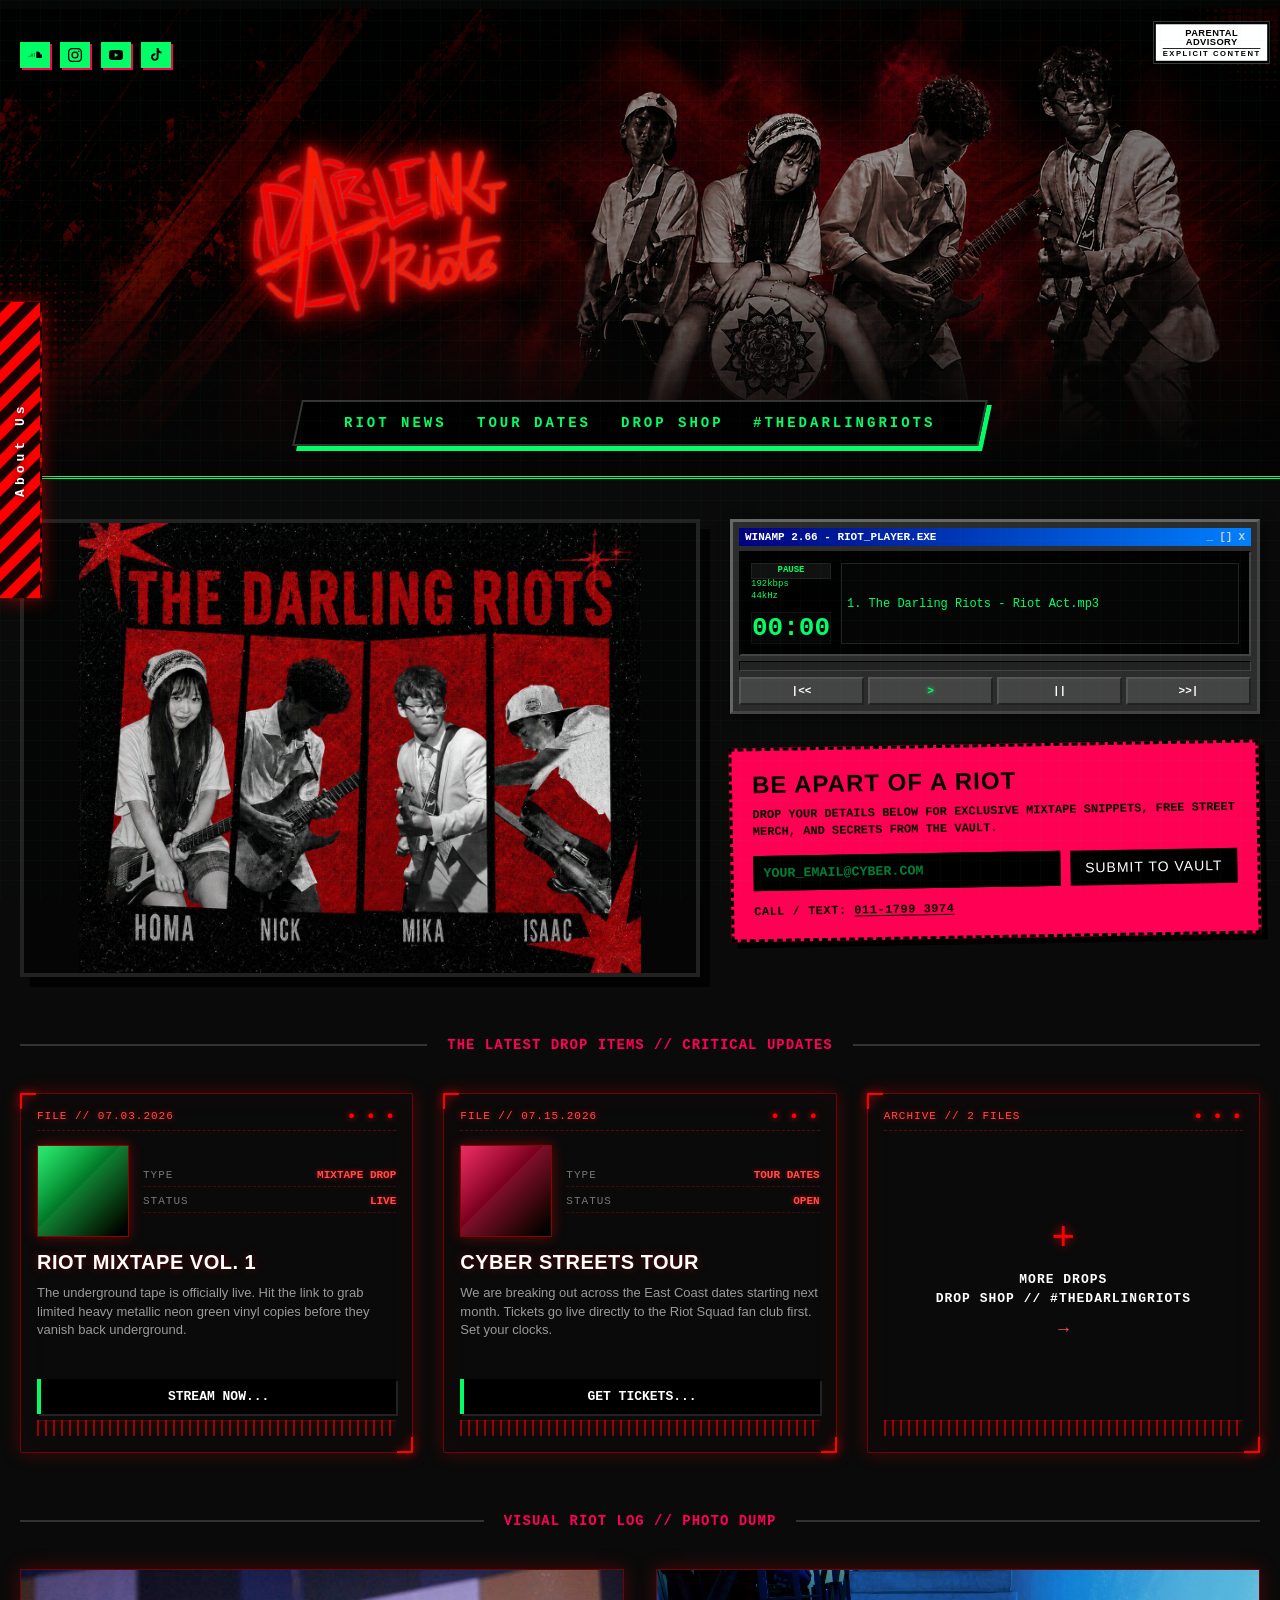
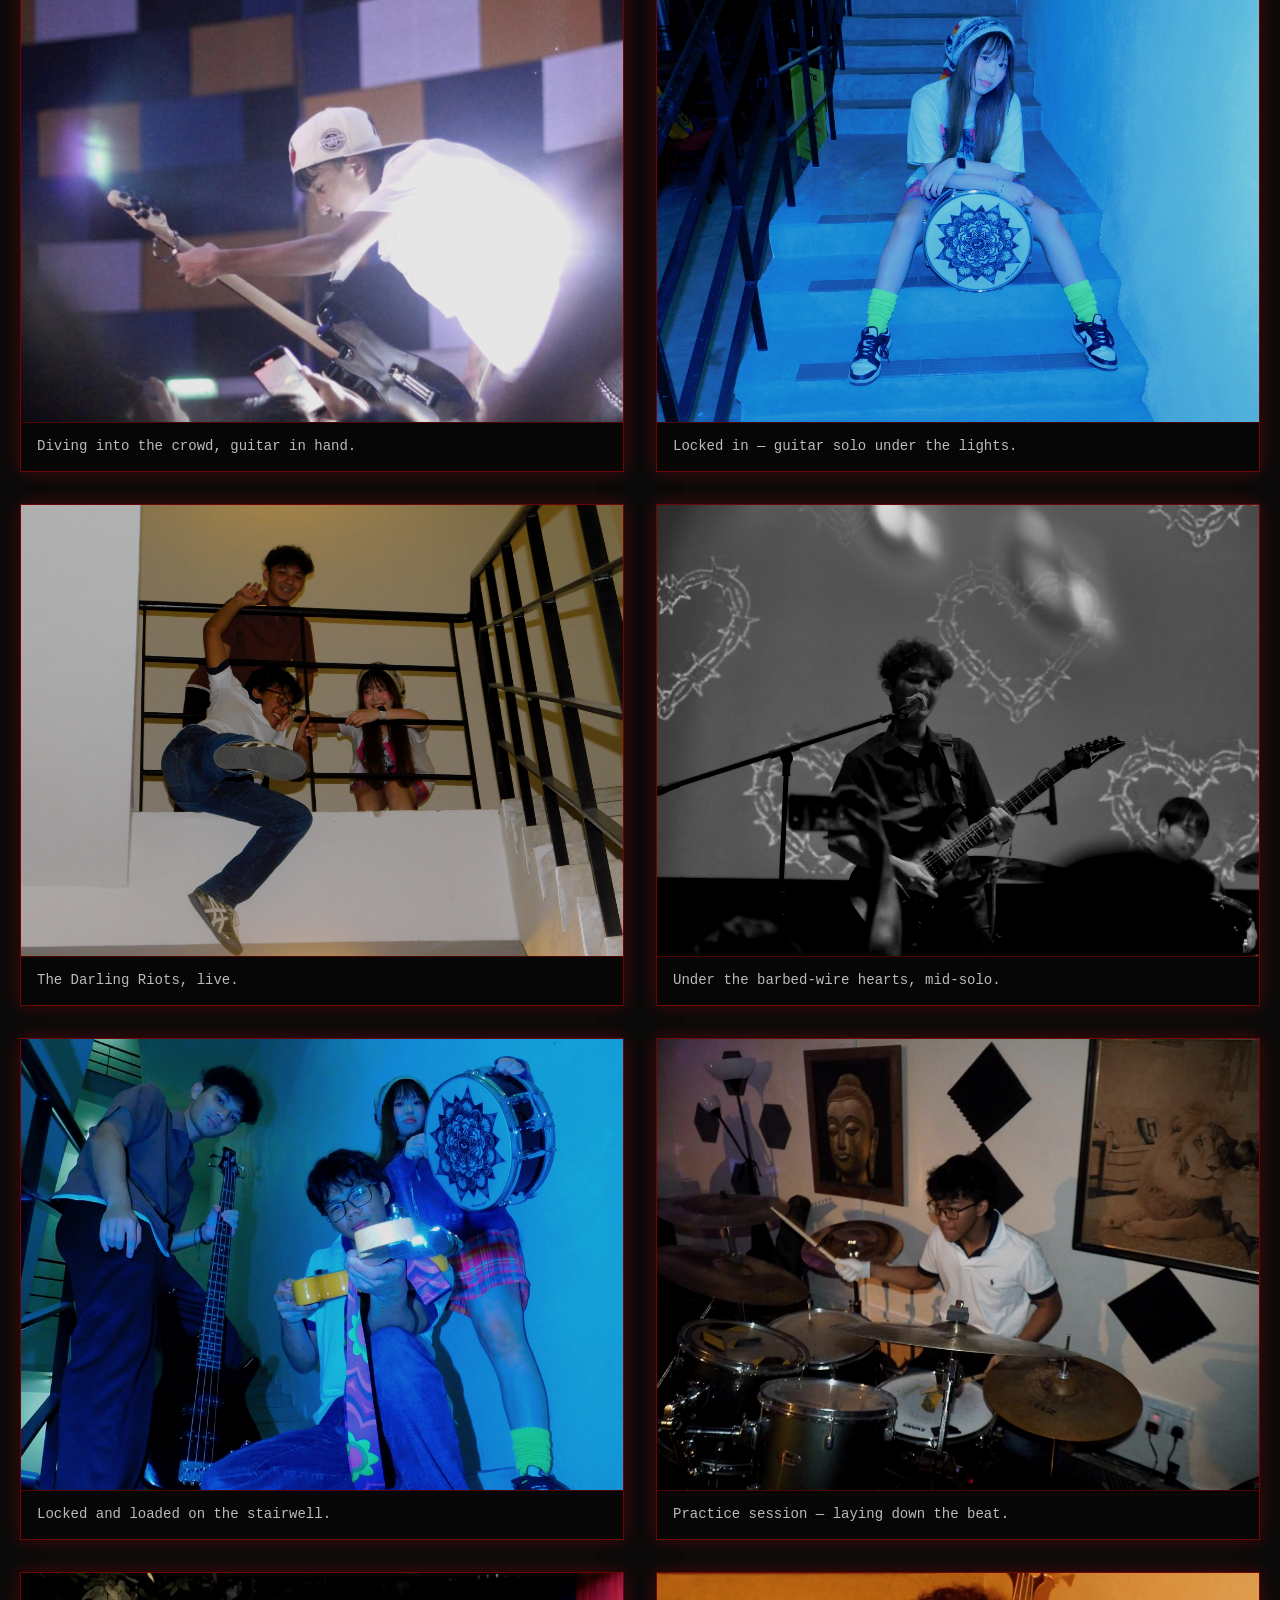
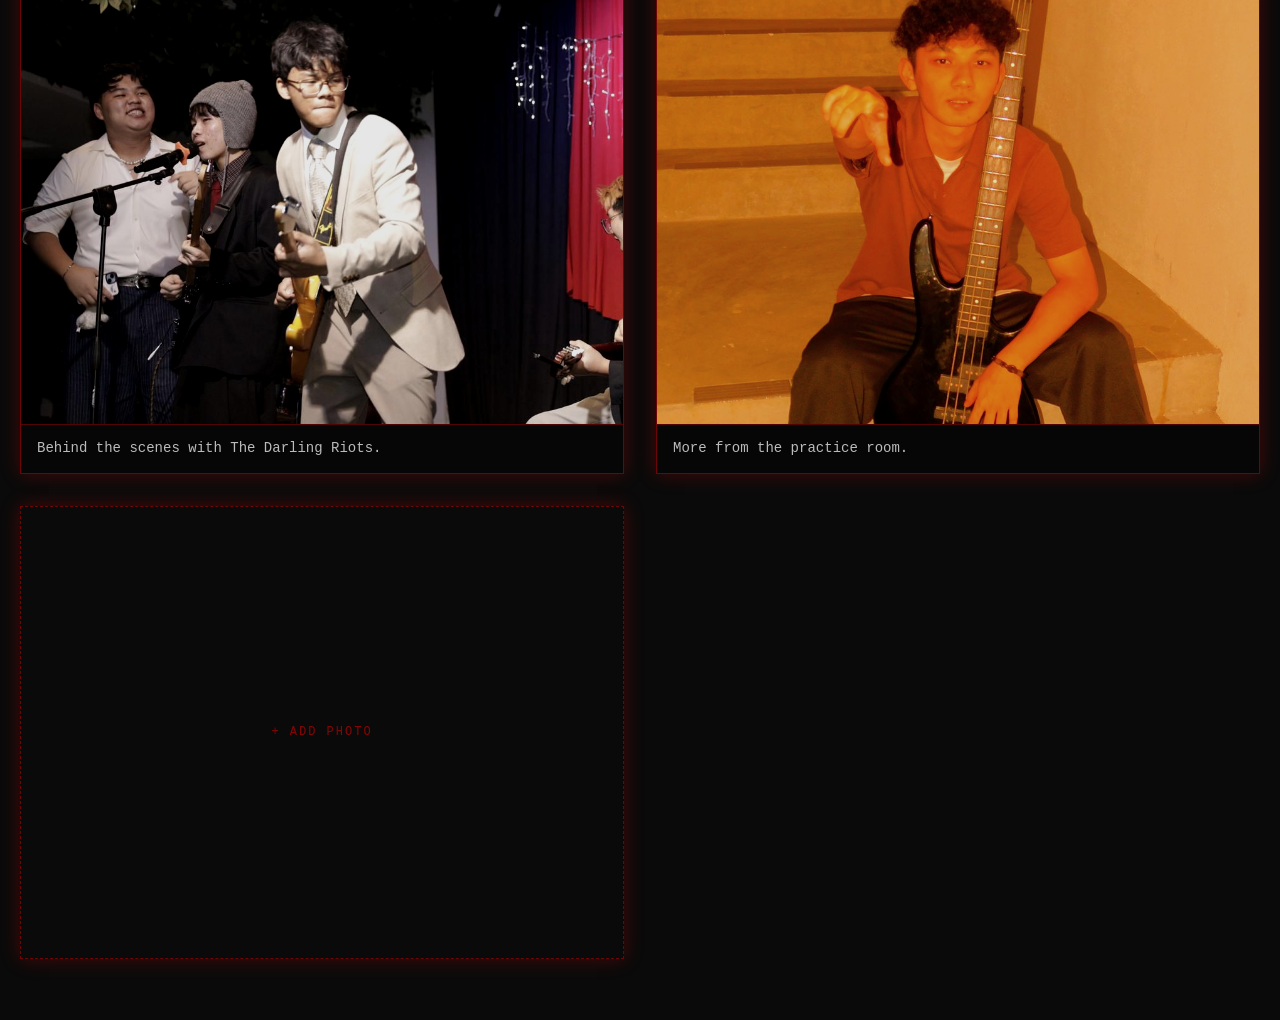
<file: index.html>
<!DOCTYPE html>
<html lang="en">
<head>
  <meta charset="UTF-8">
  <meta name="viewport" content="width=device-width, initial-scale=1.0">
  <title>The Darling Riots | Official Site</title>
  <link rel="stylesheet" href="style.css">
  <script src="script.js" defer></script>

</head>
<body>

  <!-- LOADING OVERLAY (shown whenever the page or an action is loading) -->
  <div class="loading-overlay" id="loadingOverlay">
    <img src="pictures/dogdrum.png" alt="Loading..." class="loading-spinner">
  </div>

  <!-- BACKGROUND GRID TEXTURE OVERLAY -->
  <div class="grid-overlay"></div>

  <!-- BAND INTRO MEMO: old-school ticket stub, pinned to the left edge -->
  <div class="ticket-memo" id="ticketMemo">
    <button type="button" class="ticket-tab" id="ticketTab" aria-expanded="false" aria-controls="ticketPanel">
      <span class="ticket-tab-text">About Us</span>
    </button>

    <div class="ticket-panel" id="ticketPanel">
      <div class="ticket-stub">
        <span class="ticket-stub-label">ADMIT<br>ONE</span>
        <span class="ticket-stub-no">NO. 000001</span>
      </div>
      <div class="ticket-perforation"></div>
      <div class="ticket-body">
        <button type="button" class="ticket-close" id="ticketClose" aria-label="Close">&times;</button>
        <span class="ticket-eyebrow">BACKSTAGE PASS // ORIGIN STORY</span>
        <h2 class="ticket-title">THE DARLING RIOTS</h2>
        <p class="ticket-intro-text">
          [ Add your band introduction here — who you are, where you're from, your sound, and the story
          behind the riot. This panel is ready whenever you want to drop it in. ]
        </p>
        <div class="ticket-meta-row">
          <span>GATE A1</span>
          <span>GA ENTRY</span>
          <span>VALID ALL DATES</span>
        </div>
        <div class="ticket-barcode"></div>
      </div>
    </div>
  </div>

  <!-- HEADER (Inspired by Layout in Screenshot 2026-05-30 205433.png) -->
  <header class="y2k-header">
    <div class="top-utility-bar">
      <div class="social-cluster">
        <a href="https://on.soundcloud.com/zNSpr5224gGfSf9cgE" target="_blank" rel="noopener noreferrer" class="pixel-social-btn" title="SoundCloud" aria-label="SoundCloud">
          <svg viewBox="0 0 640 512" aria-hidden="true"><path d="M111.4 256.3c-3.5 0-6.1 2.7-6.6 6.1c-3.3 26-8.4 50.7-13.4 74.9l-.2 1.3c.5 3.9 3.1 6.7 6.6 6.7s6.1-2.7 6.7-6.7l.1-.6c5.2-24.9 10.4-49.9 13.7-76.5c-.6-3.4-3.1-5.2-6.9-5.2zM63.8 285.3c-3.4 0-6.4 2.7-6.7 6.4c-2.5 18-6.4 35.6-9.9 53.2l-.5 2.6c.3 3.9 3.1 6.4 6.4 6.4c3.4 0 6.1-2.5 6.7-6.4l.1-.4c3.9-19 7.7-38 10.1-57.6c-.4-2.5-2.9-3.8-6.2-3.8zM160.5 202.8c-4.4 0-7.9 3.4-8.4 7.9c-4.2 39.5-11.4 78.4-16.4 117.9c.5 5.2 4.1 8.9 8.9 8.9s8.1-3.4 8.4-8.9c5.4-40.9 12.9-81.9 16.6-123.1c-.2-1.5-.4-3-.6-4.4c-1-4.1-3.9-8.3-8.5-8.3zM227 176.8c-.2 0-.5 0-.7 0c-5.2 0-9.6 4.4-9.9 9.4c-4.2 41.5-9.6 82.4-14.4 123.8c-.2 1.2-.2 2.5-.2 3.7c0 5.7 4.5 9.9 9.9 9.9c5.2 0 9.4-3.9 9.9-9.4c5.2-42.4 10.7-84.9 14.9-127.3c0-.5-.2-1-.2-1.7c-.2-4.9-4.4-8.9-9.3-9.4zM31.9 300.1c-3.5 0-6.6 2.7-6.9 6.4l-3.9 40.3c.2 3.9 3.1 6.4 6.6 6.4c3.5 0 6.4-2.9 6.9-6.4l3.7-40.3c-.5-3.7-3.4-6.4-6.4-6.4zM587 224.9c-6.4 0-12.4 1.2-18 3.2C562.9 154.6 505.6 100 435.9 100c-17.3 0-34.1 3.5-49 9.4c-6.1 2.5-7.6 4.9-7.6 9.6l0 268.7c0 4.9 3.9 8.9 8.7 9.4l199 0c39.5 0 71.9-32.1 71.9-71.9C658.8 257.1 626.6 224.9 587 224.9zM294.4 176.3c-6.2 0-11.4 4.9-11.9 11.2c-4.5 43.9-10.2 87.7-13.9 131.6c0 .5-.2 1.2-.2 1.7c0 6.4 5.2 11.2 11.4 11.2c6.2 0 11.2-4.7 11.7-11.2c4-44.2 10-88.1 14.2-132.3c-.2-6.5-5.1-12.2-11.3-12.2z"/></svg>
        </a>
        <a href="https://www.instagram.com/thedarlingriots?utm_source=ig_web_button_share_sheet&igsh=ZDNlZDc0MzIxNw==" target="_blank" rel="noopener noreferrer" class="pixel-social-btn" title="Instagram" aria-label="Instagram">
          <svg viewBox="0 0 24 24" aria-hidden="true"><path d="M12 2.163c3.204 0 3.584.012 4.85.07 3.252.148 4.771 1.691 4.919 4.919.058 1.265.069 1.645.069 4.849 0 3.205-.012 3.584-.069 4.849-.149 3.225-1.664 4.771-4.919 4.919-1.266.058-1.644.07-4.85.07-3.204 0-3.584-.012-4.849-.07-3.26-.149-4.771-1.699-4.919-4.92-.058-1.265-.07-1.644-.07-4.849 0-3.204.013-3.583.07-4.849.149-3.227 1.664-4.771 4.919-4.919 1.266-.057 1.645-.069 4.849-.069zM12 0C8.741 0 8.332.014 7.052.072 2.694.272.273 2.69.073 7.052.014 8.332 0 8.741 0 12c0 3.259.014 3.668.072 4.948.2 4.358 2.618 6.78 6.98 6.98C8.332 23.986 8.741 24 12 24c3.259 0 3.668-.014 4.948-.072 4.354-.2 6.782-2.618 6.979-6.98.059-1.28.073-1.689.073-4.948 0-3.259-.014-3.667-.072-4.947-.196-4.354-2.617-6.78-6.979-6.98C15.668.014 15.259 0 12 0zm0 5.838a6.162 6.162 0 1 0 0 12.324 6.162 6.162 0 0 0 0-12.324zM12 16a4 4 0 1 1 0-8 4 4 0 0 1 0 8zm6.406-11.845a1.44 1.44 0 1 0 0 2.88 1.44 1.44 0 0 0 0-2.88z"/></svg>
        </a>
        <a href="https://www.youtube.com/@darlingriots" target="_blank" rel="noopener noreferrer" class="pixel-social-btn" title="YouTube" aria-label="YouTube">
          <svg viewBox="0 0 24 24" aria-hidden="true"><path d="M23.498 6.186a2.997 2.997 0 0 0-2.112-2.12C19.505 3.545 12 3.545 12 3.545s-7.505 0-9.386.521A2.997 2.997 0 0 0 .502 6.186 31.26 31.26 0 0 0 0 12a31.26 31.26 0 0 0 .502 5.814 2.997 2.997 0 0 0 2.112 2.12c1.881.521 9.386.521 9.386.521s7.505 0 9.386-.521a2.997 2.997 0 0 0 2.112-2.12A31.26 31.26 0 0 0 24 12a31.26 31.26 0 0 0-.502-5.814zM9.75 15.568V8.432L15.818 12z"/></svg>
        </a>
        <a href="https://www.tiktok.com/@thedarlingriots?lang=en-GB" target="_blank" rel="noopener noreferrer" class="pixel-social-btn" title="TikTok" aria-label="TikTok">
          <svg viewBox="0 0 24 24" aria-hidden="true"><path d="M16.6 0h-3.4v15.5c0 1.7-1.4 3.2-3.2 3.2-1.7 0-3.2-1.4-3.2-3.2 0-1.7 1.4-3.2 3.2-3.2.3 0 .6 0 .9.1V8.9c-.3 0-.6-.1-.9-.1-3.6 0-6.5 2.9-6.5 6.5S6.5 21.8 10 21.8s6.5-2.9 6.5-6.5V7.9c1.4 1 3.1 1.6 4.9 1.6V6.1c-2.6 0-4.8-2.1-4.8-4.8V0z"/></svg>
        </a>
      </div>
      <div class="parental-advisory-badge">
        PARENTAL<br>ADVISORY<br><span class="explicit">EXPLICIT CONTENT</span>
      </div>
    </div>
    
    <img src="logo.png" alt="The Darling Riots" class="band-logo" id="bandLogo">
    
    <nav class="cyber-nav-container">
      <div class="cyber-nav-skew">
        <a href="#news" class="nav-link">RIOT NEWS</a>
        <a href="#tour" class="nav-link">TOUR DATES</a>
        <a href="drops.html#shop" class="nav-link">DROP SHOP</a>
        <a href="drops.html#vault" class="nav-link">#THEDARLINGRIOTS</a>
      </div>
    </nav>
  </header>

  <!-- HERO EXPLOSIVE SPLASH & FAN ZONE -->
  <section class="hero-section">
    <div class="hero-media-frame">
      <img src="pictures/members01.jpeg" alt="The Darling Riots — Raimie, Nick, Mika, Isaac" class="hero-poster">
    </div>

    <div class="hero-fan-widgets">
      <!-- WINAMP STYLE AUDIO PLAYER -->
      <div class="winamp-player" id="winampPlayer">
        <div class="winamp-title-bar">
          <span class="winamp-title-text">WINAMP 2.66 - RIOT_PLAYER.EXE</span>
          <div class="winamp-window-controls"><span>_</span><span>[]</span><span>X</span></div>
        </div>
        <div class="winamp-display">
          <div class="winamp-status-indicators">
            <div class="status-indicator" id="playStatus">PAUSE</div>
            <div class="status-kbps">192kbps</div>
            <div class="status-khz">44kHz</div>
          </div>
          <div class="winamp-timer" id="audioTimer">00:00</div>
          <div class="winamp-track-info">
            <div class="track-ticker-wrap">
              <div class="track-ticker" id="trackTitle">1. The Darling Riots - Riot Act.mp3</div>
            </div>
          </div>
        </div>
        <div class="winamp-progress-container" id="progressContainer">
          <div class="winamp-progress-bar" id="progressBar"></div>
        </div>
        <div class="winamp-controls">
          <button class="winamp-btn" id="prevBtn">|&lt;&lt;</button>
          <button class="winamp-btn active-green" id="playBtn">&gt;</button>
          <button class="winamp-btn" id="pauseBtn">||</button>
          <button class="winamp-btn" id="nextBtn">&gt;&gt;|</button>
        </div>
      </div>

      <!-- SQUAD FLYER NEWSLETTER SIGNUP -->
      <div class="street-flyer-signup">
        <h2 class="flyer-title">BE APART OF A RIOT</h2>
        <p class="flyer-text">DROP YOUR DETAILS BELOW FOR EXCLUSIVE MIXTAPE SNIPPETS, FREE STREET MERCH, AND SECRETS FROM THE VAULT.</p>
        <form class="flyer-form" id="flyerForm">
          <input type="email" placeholder="YOUR_EMAIL@CYBER.COM" required class="flyer-input">
          <button type="submit" class="flyer-submit-btn">SUBMIT TO VAULT</button>
        </form>
        <p class="flyer-contact">CALL / TEXT: <a href="tel:01117993974" class="flyer-contact-link">011-1799 3974</a></p>
      </div>
    </div>
  </section>

  <!-- NEWS & FAN ACTION ITEMS (4-Column Layout from Screenshot 2026-05-30 205459.png) -->
  <main class="news-section" id="news">
    <div class="section-divider">
      <span class="divider-line"></span>
      <h2 class="section-header-tag">THE LATEST DROP ITEMS // CRITICAL UPDATES</h2>
      <span class="divider-line"></span>
    </div>

    <div class="news-grid">
      <!-- ARTICLE 1: MIXTAPE DROP -->
      <article class="jewel-case">
        <div class="dossier-header">
          <span class="dossier-tag">FILE // 07.03.2026</span>
          <span class="dossier-dots">&#9679; &#9679; &#9679;</span>
        </div>
        <div class="case-front">
          <div class="dossier-main">
            <div class="album-art-wrapper">
              <div class="art-placeholder mixtapedrop-art"></div>
              <div class="plastic-shine"></div>
            </div>
            <div class="dossier-meta">
              <div class="meta-row"><span class="meta-label">TYPE</span><span class="meta-value">MIXTAPE DROP</span></div>
              <div class="meta-row"><span class="meta-label">STATUS</span><span class="meta-value">LIVE</span></div>
            </div>
          </div>
          <div class="case-insert-text">
            <h3>RIOT MIXTAPE VOL. 1</h3>
            <p>The underground tape is officially live. Hit the link to grab limited heavy metallic neon green vinyl copies before they vanish back underground.</p>
            <a href="#" class="tape-strip-btn">STREAM NOW...</a>
          </div>
          <div class="dossier-scanline"></div>
        </div>
      </article>

      <!-- ARTICLE 2: TOUR DATES -->
      <article class="jewel-case" id="tour">
        <div class="dossier-header">
          <span class="dossier-tag">FILE // 07.15.2026</span>
          <span class="dossier-dots">&#9679; &#9679; &#9679;</span>
        </div>
        <div class="case-front">
          <div class="dossier-main">
            <div class="album-art-wrapper">
              <div class="art-placeholder tour-art"></div>
              <div class="plastic-shine"></div>
            </div>
            <div class="dossier-meta">
              <div class="meta-row"><span class="meta-label">TYPE</span><span class="meta-value">TOUR DATES</span></div>
              <div class="meta-row"><span class="meta-label">STATUS</span><span class="meta-value">OPEN</span></div>
            </div>
          </div>
          <div class="case-insert-text">
            <h3>CYBER STREETS TOUR</h3>
            <p>We are breaking out across the East Coast dates starting next month. Tickets go live directly to the Riot Squad fan club first. Set your clocks.</p>
            <a href="#" class="tape-strip-btn">GET TICKETS...</a>
          </div>
          <div class="dossier-scanline"></div>
        </div>
      </article>

      <!-- MORE DROPS: links out to the second page -->
      <article class="jewel-case more-tile">
        <div class="dossier-header">
          <span class="dossier-tag">ARCHIVE // 2 FILES</span>
          <span class="dossier-dots">&#9679; &#9679; &#9679;</span>
        </div>
        <a href="drops.html" class="more-tile-link">
          <span class="more-tile-plus">+</span>
          <span class="more-tile-text">MORE DROPS<br>DROP SHOP // #THEDARLINGRIOTS</span>
          <span class="more-tile-arrow">&rarr;</span>
        </a>
        <div class="dossier-scanline"></div>
      </article>
    </div>
  </main>

  <!-- VISUAL RIOT LOG / PHOTO GALLERY -->
  <section class="gallery-section" id="gallery">
    <div class="section-divider">
      <span class="divider-line"></span>
      <h2 class="section-header-tag">VISUAL RIOT LOG // PHOTO DUMP</h2>
      <span class="divider-line"></span>
    </div>

    <div class="photo-gallery" id="photoGallery"></div>
  </section>

  <script src="gallery-data.js"></script>
</body>
</html>
</file>
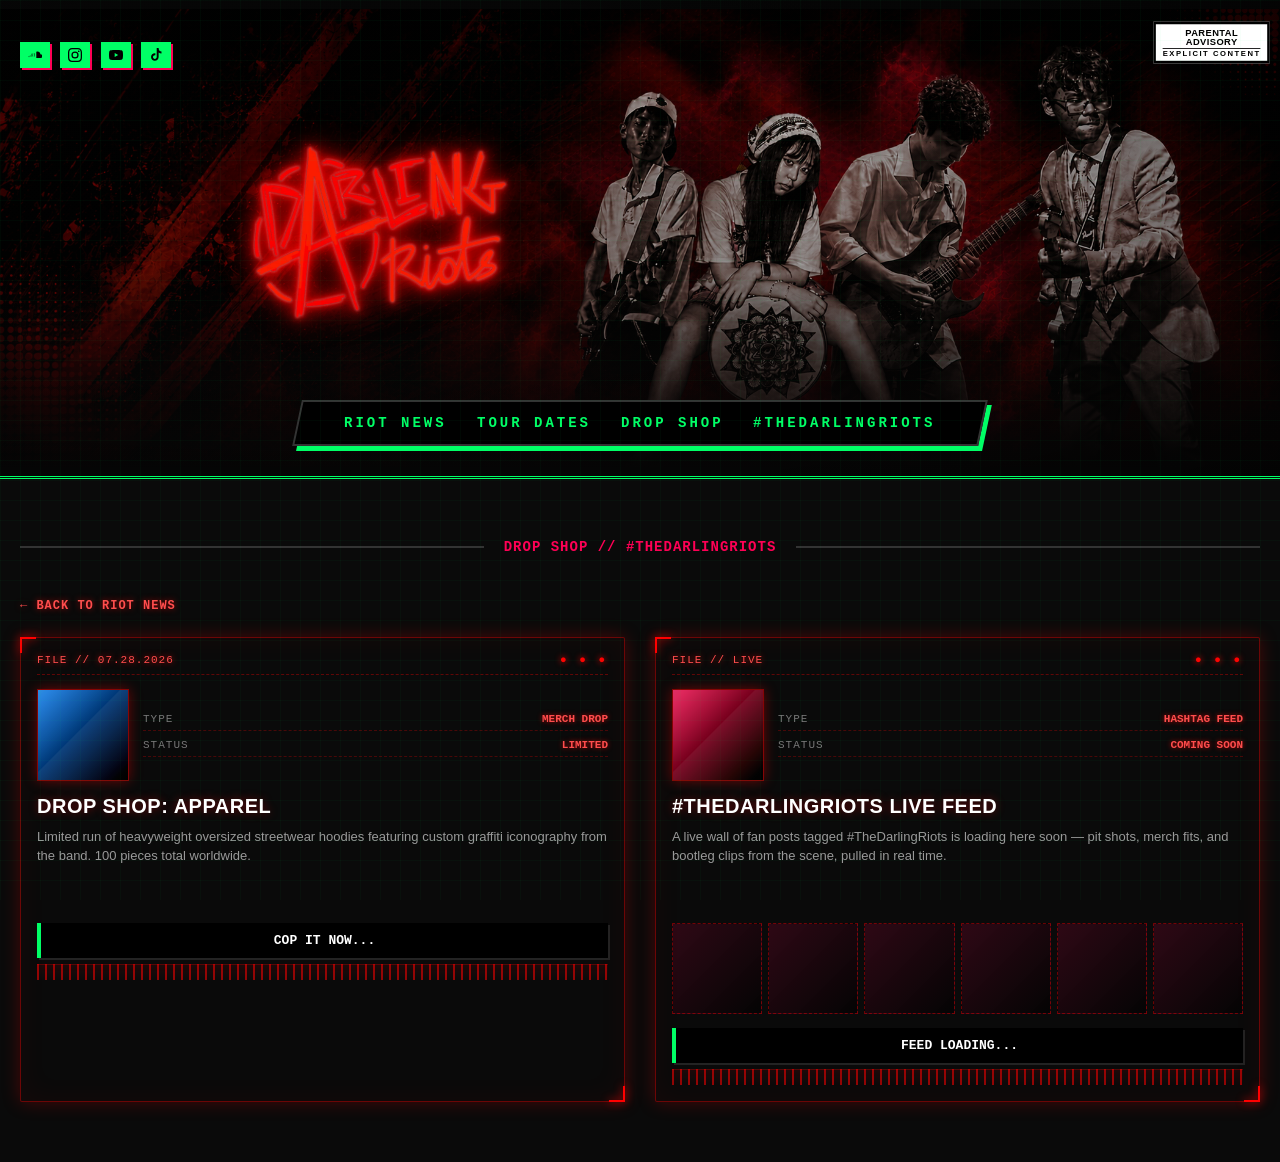
<file: drops.html>
<!DOCTYPE html>
<html lang="en">
<head>
  <meta charset="UTF-8">
  <meta name="viewport" content="width=device-width, initial-scale=1.0">
  <title>Drop Shop &amp; The Vault | The Darling Riots</title>
  <link rel="stylesheet" href="style.css">
</head>
<body>

  <!-- LOADING OVERLAY (shown whenever the page or an action is loading) -->
  <div class="loading-overlay" id="loadingOverlay">
    <img src="pictures/dogdrum.png" alt="Loading..." class="loading-spinner">
  </div>

  <!-- BACKGROUND GRID TEXTURE OVERLAY -->
  <div class="grid-overlay"></div>

  <!-- HEADER (Inspired by Layout in Screenshot 2026-05-30 205433.png) -->
  <header class="y2k-header">
    <div class="top-utility-bar">
      <div class="social-cluster">
        <a href="https://on.soundcloud.com/zNSpr5224gGfSf9cgE" target="_blank" rel="noopener noreferrer" class="pixel-social-btn" title="SoundCloud" aria-label="SoundCloud">
          <svg viewBox="0 0 640 512" aria-hidden="true"><path d="M111.4 256.3c-3.5 0-6.1 2.7-6.6 6.1c-3.3 26-8.4 50.7-13.4 74.9l-.2 1.3c.5 3.9 3.1 6.7 6.6 6.7s6.1-2.7 6.7-6.7l.1-.6c5.2-24.9 10.4-49.9 13.7-76.5c-.6-3.4-3.1-5.2-6.9-5.2zM63.8 285.3c-3.4 0-6.4 2.7-6.7 6.4c-2.5 18-6.4 35.6-9.9 53.2l-.5 2.6c.3 3.9 3.1 6.4 6.4 6.4c3.4 0 6.1-2.5 6.7-6.4l.1-.4c3.9-19 7.7-38 10.1-57.6c-.4-2.5-2.9-3.8-6.2-3.8zM160.5 202.8c-4.4 0-7.9 3.4-8.4 7.9c-4.2 39.5-11.4 78.4-16.4 117.9c.5 5.2 4.1 8.9 8.9 8.9s8.1-3.4 8.4-8.9c5.4-40.9 12.9-81.9 16.6-123.1c-.2-1.5-.4-3-.6-4.4c-1-4.1-3.9-8.3-8.5-8.3zM227 176.8c-.2 0-.5 0-.7 0c-5.2 0-9.6 4.4-9.9 9.4c-4.2 41.5-9.6 82.4-14.4 123.8c-.2 1.2-.2 2.5-.2 3.7c0 5.7 4.5 9.9 9.9 9.9c5.2 0 9.4-3.9 9.9-9.4c5.2-42.4 10.7-84.9 14.9-127.3c0-.5-.2-1-.2-1.7c-.2-4.9-4.4-8.9-9.3-9.4zM31.9 300.1c-3.5 0-6.6 2.7-6.9 6.4l-3.9 40.3c.2 3.9 3.1 6.4 6.6 6.4c3.5 0 6.4-2.9 6.9-6.4l3.7-40.3c-.5-3.7-3.4-6.4-6.4-6.4zM587 224.9c-6.4 0-12.4 1.2-18 3.2C562.9 154.6 505.6 100 435.9 100c-17.3 0-34.1 3.5-49 9.4c-6.1 2.5-7.6 4.9-7.6 9.6l0 268.7c0 4.9 3.9 8.9 8.7 9.4l199 0c39.5 0 71.9-32.1 71.9-71.9C658.8 257.1 626.6 224.9 587 224.9zM294.4 176.3c-6.2 0-11.4 4.9-11.9 11.2c-4.5 43.9-10.2 87.7-13.9 131.6c0 .5-.2 1.2-.2 1.7c0 6.4 5.2 11.2 11.4 11.2c6.2 0 11.2-4.7 11.7-11.2c4-44.2 10-88.1 14.2-132.3c-.2-6.5-5.1-12.2-11.3-12.2z"/></svg>
        </a>
        <a href="https://www.instagram.com/thedarlingriots?utm_source=ig_web_button_share_sheet&igsh=ZDNlZDc0MzIxNw==" target="_blank" rel="noopener noreferrer" class="pixel-social-btn" title="Instagram" aria-label="Instagram">
          <svg viewBox="0 0 24 24" aria-hidden="true"><path d="M12 2.163c3.204 0 3.584.012 4.85.07 3.252.148 4.771 1.691 4.919 4.919.058 1.265.069 1.645.069 4.849 0 3.205-.012 3.584-.069 4.849-.149 3.225-1.664 4.771-4.919 4.919-1.266.058-1.644.07-4.85.07-3.204 0-3.584-.012-4.849-.07-3.26-.149-4.771-1.699-4.919-4.92-.058-1.265-.07-1.644-.07-4.849 0-3.204.013-3.583.07-4.849.149-3.227 1.664-4.771 4.919-4.919 1.266-.057 1.645-.069 4.849-.069zM12 0C8.741 0 8.332.014 7.052.072 2.694.272.273 2.69.073 7.052.014 8.332 0 8.741 0 12c0 3.259.014 3.668.072 4.948.2 4.358 2.618 6.78 6.98 6.98C8.332 23.986 8.741 24 12 24c3.259 0 3.668-.014 4.948-.072 4.354-.2 6.782-2.618 6.979-6.98.059-1.28.073-1.689.073-4.948 0-3.259-.014-3.667-.072-4.947-.196-4.354-2.617-6.78-6.979-6.98C15.668.014 15.259 0 12 0zm0 5.838a6.162 6.162 0 1 0 0 12.324 6.162 6.162 0 0 0 0-12.324zM12 16a4 4 0 1 1 0-8 4 4 0 0 1 0 8zm6.406-11.845a1.44 1.44 0 1 0 0 2.88 1.44 1.44 0 0 0 0-2.88z"/></svg>
        </a>
        <a href="https://www.youtube.com/@darlingriots" target="_blank" rel="noopener noreferrer" class="pixel-social-btn" title="YouTube" aria-label="YouTube">
          <svg viewBox="0 0 24 24" aria-hidden="true"><path d="M23.498 6.186a2.997 2.997 0 0 0-2.112-2.12C19.505 3.545 12 3.545 12 3.545s-7.505 0-9.386.521A2.997 2.997 0 0 0 .502 6.186 31.26 31.26 0 0 0 0 12a31.26 31.26 0 0 0 .502 5.814 2.997 2.997 0 0 0 2.112 2.12c1.881.521 9.386.521 9.386.521s7.505 0 9.386-.521a2.997 2.997 0 0 0 2.112-2.12A31.26 31.26 0 0 0 24 12a31.26 31.26 0 0 0-.502-5.814zM9.75 15.568V8.432L15.818 12z"/></svg>
        </a>
        <a href="https://www.tiktok.com/@thedarlingriots?lang=en-GB" target="_blank" rel="noopener noreferrer" class="pixel-social-btn" title="TikTok" aria-label="TikTok">
          <svg viewBox="0 0 24 24" aria-hidden="true"><path d="M16.6 0h-3.4v15.5c0 1.7-1.4 3.2-3.2 3.2-1.7 0-3.2-1.4-3.2-3.2 0-1.7 1.4-3.2 3.2-3.2.3 0 .6 0 .9.1V8.9c-.3 0-.6-.1-.9-.1-3.6 0-6.5 2.9-6.5 6.5S6.5 21.8 10 21.8s6.5-2.9 6.5-6.5V7.9c1.4 1 3.1 1.6 4.9 1.6V6.1c-2.6 0-4.8-2.1-4.8-4.8V0z"/></svg>
        </a>
      </div>
      <div class="parental-advisory-badge">
        PARENTAL<br>ADVISORY<br><span class="explicit">EXPLICIT CONTENT</span>
      </div>
    </div>

    <img src="logo.png" alt="The Darling Riots" class="band-logo" id="bandLogo">

    <nav class="cyber-nav-container">
      <div class="cyber-nav-skew">
        <a href="index.html#news" class="nav-link">RIOT NEWS</a>
        <a href="index.html#tour" class="nav-link">TOUR DATES</a>
        <a href="#shop" class="nav-link">DROP SHOP</a>
        <a href="#vault" class="nav-link">#THEDARLINGRIOTS</a>
      </div>
    </nav>
  </header>

  <!-- DROP SHOP & THE VAULT -->
  <main class="news-section" id="drops">
    <div class="section-divider">
      <span class="divider-line"></span>
      <h2 class="section-header-tag">DROP SHOP // #THEDARLINGRIOTS</h2>
      <span class="divider-line"></span>
    </div>

    <a href="index.html" class="back-to-main-link">&larr; BACK TO RIOT NEWS</a>

    <div class="news-grid">
      <!-- ARTICLE 3: MERCH DROP -->
      <article class="jewel-case" id="shop">
        <div class="dossier-header">
          <span class="dossier-tag">FILE // 07.28.2026</span>
          <span class="dossier-dots">&#9679; &#9679; &#9679;</span>
        </div>
        <div class="case-front">
          <div class="dossier-main">
            <div class="album-art-wrapper">
              <div class="art-placeholder merch-art"></div>
              <div class="plastic-shine"></div>
            </div>
            <div class="dossier-meta">
              <div class="meta-row"><span class="meta-label">TYPE</span><span class="meta-value">MERCH DROP</span></div>
              <div class="meta-row"><span class="meta-label">STATUS</span><span class="meta-value">LIMITED</span></div>
            </div>
          </div>
          <div class="case-insert-text">
            <h3>DROP SHOP: APPAREL</h3>
            <p>Limited run of heavyweight oversized streetwear hoodies featuring custom graffiti iconography from the band. 100 pieces total worldwide.</p>
            <a href="#" class="tape-strip-btn">COP IT NOW...</a>
          </div>
          <div class="dossier-scanline"></div>
        </div>
      </article>

      <!-- ARTICLE 4: LIVE HASHTAG FEED -->
      <article class="jewel-case" id="vault">
        <div class="dossier-header">
          <span class="dossier-tag">FILE // LIVE</span>
          <span class="dossier-dots">&#9679; &#9679; &#9679;</span>
        </div>
        <div class="case-front">
          <div class="dossier-main">
            <div class="album-art-wrapper">
              <div class="art-placeholder vault-art"></div>
              <div class="plastic-shine"></div>
            </div>
            <div class="dossier-meta">
              <div class="meta-row"><span class="meta-label">TYPE</span><span class="meta-value">HASHTAG FEED</span></div>
              <div class="meta-row"><span class="meta-label">STATUS</span><span class="meta-value">COMING SOON</span></div>
            </div>
          </div>
          <div class="case-insert-text">
            <h3>#THEDARLINGRIOTS LIVE FEED</h3>
            <p>A live wall of fan posts tagged #TheDarlingRiots is loading here soon — pit shots, merch fits, and bootleg clips from the scene, pulled in real time.</p>
            <div class="feed-grid">
              <div class="feed-tile"></div>
              <div class="feed-tile"></div>
              <div class="feed-tile"></div>
              <div class="feed-tile"></div>
              <div class="feed-tile"></div>
              <div class="feed-tile"></div>
            </div>
            <a href="#" class="tape-strip-btn">FEED LOADING...</a>
          </div>
          <div class="dossier-scanline"></div>
        </div>
      </article>
    </div>
  </main>

  <script src="script.js"></script>
</body>
</html>
</file>
<file: style.css>
/* --- GLOBAL ESTHETICS & RESET --- */
* {
  margin: 0;
  padding: 0;
  box-sizing: border-box;
}

body {
  background-color: #0a0a0a;
  color: #ffffff;
  font-family: -apple-system, BlinkMacSystemFont, "Segoe UI", Roboto, sans-serif;
  overflow-x: hidden;
  position: relative;
}

/* Photocopied Half-tone / Digital Grid Overlay Frame Layer */
.grid-overlay {
  position: fixed;
  top: 0; left: 0; width: 100%; height: 100%;
  background-image: 
    linear-gradient(rgba(0, 255, 102, 0.03) 1px, transparent 1px),
    linear-gradient(90deg, rgba(0, 255, 102, 0.03) 1px, transparent 1px);
  background-size: 20px 20px;
  pointer-events: none;
  z-index: 999;
}

/* --- BAND INTRO MEMO: OLD-SCHOOL TICKET STUB --- */
.ticket-memo {
  position: fixed;
  top: 50%;
  left: 0;
  transform: translateY(-50%);
  z-index: 1500;
  display: flex;
  align-items: stretch;
}

.ticket-tab {
  flex-shrink: 0;
  width: 42px;
  border: none;
  border-right: 2px dashed rgba(0, 0, 0, 0.4);
  background: repeating-linear-gradient(-45deg, #ff0000 0 10px, #1a0000 10px 20px);
  box-shadow: 0 0 18px rgba(255, 0, 0, 0.5);
  cursor: pointer;
  display: flex;
  align-items: center;
  justify-content: center;
  padding: 20px 0;
}

.ticket-tab-text {
  writing-mode: vertical-rl;
  transform: rotate(180deg);
  font-family: monospace;
  font-weight: bold;
  font-size: 13px;
  letter-spacing: 4px;
  color: #fff;
  text-shadow: 0 0 6px rgba(0, 0, 0, 0.9);
}

.ticket-panel {
  display: flex;
  width: 0;
  overflow: hidden;
  background: #111;
  box-shadow: 0 0 30px rgba(255, 0, 0, 0.4);
  transition: width 0.35s ease;
}

.ticket-panel.open {
  width: 380px;
}

.ticket-stub {
  flex-shrink: 0;
  width: 46px;
  background: repeating-linear-gradient(-45deg, #ff0000 0 10px, #1a0000 10px 20px);
  display: flex;
  flex-direction: column;
  align-items: center;
  justify-content: space-between;
  padding: 18px 0;
}

.ticket-stub-label {
  writing-mode: vertical-rl;
  transform: rotate(180deg);
  font-family: 'Impact', sans-serif;
  font-size: 15px;
  letter-spacing: 2px;
  color: #fff;
  text-align: center;
}

.ticket-stub-no {
  writing-mode: vertical-rl;
  transform: rotate(180deg);
  font-family: monospace;
  font-size: 10px;
  letter-spacing: 2px;
  color: rgba(255, 255, 255, 0.75);
}

.ticket-perforation {
  flex-shrink: 0;
  width: 12px;
  position: relative;
  border-left: 2px dashed rgba(255, 0, 0, 0.6);
  border-right: 2px dashed rgba(255, 0, 0, 0.6);
}

.ticket-perforation::before,
.ticket-perforation::after {
  content: "";
  position: absolute;
  left: 50%;
  width: 22px;
  height: 22px;
  background: #0a0a0a;
  border-radius: 50%;
  transform: translateX(-50%);
}

.ticket-perforation::before { top: -11px; }
.ticket-perforation::after { bottom: -11px; }

.ticket-body {
  position: relative;
  flex: 1;
  min-width: 322px;
  padding: 28px 22px 22px;
  display: flex;
  flex-direction: column;
  gap: 12px;
}

.ticket-close {
  position: absolute;
  top: 10px;
  right: 12px;
  background: none;
  border: none;
  color: #ff4d4d;
  font-size: 22px;
  line-height: 1;
  cursor: pointer;
  text-shadow: 0 0 8px rgba(255, 0, 0, 0.7);
}

.ticket-close:hover {
  color: #fff;
}

.ticket-eyebrow {
  font-family: monospace;
  font-size: 11px;
  letter-spacing: 2px;
  color: #ff4d4d;
  text-shadow: 0 0 6px rgba(255, 0, 0, 0.6);
}

.ticket-title {
  font-family: 'Impact', sans-serif;
  font-size: 26px;
  letter-spacing: 0.5px;
  color: #fff;
  text-shadow: 0 0 10px rgba(255, 0, 0, 0.5);
}

.ticket-intro-text {
  font-family: monospace;
  font-size: 12.5px;
  line-height: 1.6;
  color: #aaa;
  flex: 1;
}

.ticket-meta-row {
  display: flex;
  justify-content: space-between;
  flex-wrap: wrap;
  gap: 6px;
  border-top: 1px dashed rgba(255, 0, 0, 0.3);
  padding-top: 10px;
  font-family: monospace;
  font-size: 10px;
  letter-spacing: 1px;
  color: #777;
}

.ticket-barcode {
  height: 34px;
  background: repeating-linear-gradient(90deg, #eee 0 2px, transparent 2px 4px, #eee 4px 5px, transparent 5px 9px, #eee 9px 12px, transparent 12px 14px);
  opacity: 0.85;
}

/* --- HEADER SECTION (Screenshot 2026-05-30 205433.png Architecture) --- */
.y2k-header {
  padding: 30px 20px 25px;
  border-bottom: 3px double #00ff66;
  background:
    radial-gradient(ellipse at 25% 45%, rgba(0, 0, 0, 0.25) 0%, rgba(0, 0, 0, 0.05) 40%, rgba(0, 0, 0, 0.55) 100%),
    linear-gradient(180deg, rgba(5, 5, 5, 0.1) 0%, rgba(5, 5, 5, 0.2) 55%, #070707 100%),
    url("pictures/newest header.png");
  background-size: 100%;
  background-position: 25% center;
  background-repeat: no-repeat;
  background-color: #070707;
  text-align: center;
}

.top-utility-bar {
  display: flex;
  justify-content: space-between;
  align-items: center;
  max-width: 1400px;
  margin: 0 auto;
}

.pixel-social-btn {
  display: inline-flex;
  align-items: center;
  justify-content: center;
  width: 30px;
  height: 26px;
  color: #000;
  background-color: #00ff66;
  text-decoration: none;
  margin-right: 6px;
  box-shadow: 2px 2px 0px #ff0055;
  transition: transform 0.1s ease, background-color 0.1s ease, color 0.1s ease;
}

.pixel-social-btn svg {
  width: 14px;
  height: 14px;
  fill: currentColor;
  display: block;
}

.pixel-social-btn:hover {
  transform: translateY(-2px);
  background-color: #ff0055;
  color: #fff;
  box-shadow: 2px 2px 0px #00ff66;
}

.parental-advisory-badge {
  background-color: #ffffff;
  color: #000000;
  font-family: "Impact", "Arial Black", sans-serif;
  font-size: 11px;
  line-height: 0.95;
  padding: 5px 8px;
  border: 3px solid #000000;
  font-weight: 900;
  letter-spacing: 0.5px;
  text-align: center;
  animation: flashAlert 2s infinite steps(2);
  transform: translate(20px, -12px) scale(0.85);
}

.parental-advisory-badge .explicit {
  font-size: 9px;
  letter-spacing: 1.8px;
  border-top: 1px solid #000;
  display: block;
  margin-top: 2px;
  padding-top: 1px;
}

/* Glowing Neon Red Band Logo */
.band-logo {
  display: block;
  width: clamp(160px, 20vw, 300px);
  margin: 25px auto;
  position: relative;
  left: clamp(-260px, -24vw, -160px);
  cursor: pointer;
  filter:
    drop-shadow(0 0 1px #ff6666)
    drop-shadow(0 0 3px #ff0000)
    drop-shadow(0 0 8px rgba(255, 0, 0, 0.7))
    drop-shadow(0 0 16px rgba(255, 0, 0, 0.45));
  animation: neonFlicker 2.6s ease-in-out infinite;
  transition: transform 0.1s ease, filter 0.1s ease;
}

@keyframes neonFlicker {
  0%, 100% {
    filter:
      drop-shadow(0 0 1px #ff6666)
      drop-shadow(0 0 3px #ff0000)
      drop-shadow(0 0 8px rgba(255, 0, 0, 0.7))
      drop-shadow(0 0 16px rgba(255, 0, 0, 0.45));
  }
  50% {
    filter:
      drop-shadow(0 0 1px #ff8080)
      drop-shadow(0 0 4px #ff0000)
      drop-shadow(0 0 11px rgba(255, 0, 0, 0.75))
      drop-shadow(0 0 20px rgba(255, 0, 0, 0.5));
  }
  75% {
    filter:
      drop-shadow(0 0 1px #ff6666)
      drop-shadow(0 0 2px #ff0000)
      drop-shadow(0 0 6px rgba(255, 0, 0, 0.6))
      drop-shadow(0 0 12px rgba(255, 0, 0, 0.4));
  }
}

/* Skewed Tech Navigation Menu Bar */
.cyber-nav-container {
  margin: 15px auto 5px auto;
  display: inline-block;
}

.cyber-nav-skew {
  display: flex;
  background-color: #000000;
  border: 2px solid #333333;
  padding: 8px 30px;
  transform: skewX(-12deg);
  box-shadow: 5px 5px 0px #00ff66;
}

.nav-link {
  color: #00ff66;
  font-family: monospace;
  font-weight: bold;
  font-size: 14px;
  text-decoration: none;
  letter-spacing: 3px;
  padding: 5px 15px;
  transform: skewX(12deg); /* Un-skew text content */
}

.nav-link:hover {
  color: #ff0055;
  text-shadow: 0 0 8px #ff0055;
}

/* --- HERO & FAN CONTAINER AREA --- */
.hero-section {
  display: flex;
  flex-wrap: wrap;
  max-width: 1400px;
  margin: 40px auto;
  padding: 0 20px;
  gap: 30px;
}

.hero-media-frame {
  flex: 1 1 550px;
  border: 4px solid #222;
  background-color: #111;
  box-shadow: 10px 10px 0px rgba(0, 0, 0, 0.8);
  position: relative;
}

.hero-poster {
  display: block;
  width: 100%;
  height: 450px;
  object-fit: contain;
  background: #050505;
}

.hero-fan-widgets {
  flex: 1 1 400px;
  display: flex;
  flex-direction: column;
  gap: 30px;
}

/* --- WINAMP AUDIO SKIN PLAYER --- */
.winamp-player {
  background-color: #2c2c2c;
  border: 3px solid #444;
  border-top-color: #666; border-left-color: #666;
  padding: 6px;
  box-shadow: 4px 4px 12px rgba(0,0,0,0.6);
}

.winamp-title-bar {
  background: linear-gradient(90deg, #000080, #0080ff);
  padding: 3px 6px;
  display: flex;
  justify-content: space-between;
  align-items: center;
  font-family: monospace;
  font-size: 11px;
  color: #fff;
  font-weight: bold;
}

.winamp-window-controls span {
  margin-left: 6px;
  cursor: pointer;
  color: #ccc;
}

.winamp-display {
  background-color: #000;
  border: 2px inset #444;
  margin-top: 5px;
  padding: 10px;
  display: grid;
  grid-template-columns: 80px 1fr;
  gap: 10px;
}

.winamp-status-indicators {
  font-family: monospace;
  font-size: 9px;
  color: #00ff66;
  line-height: 1.3;
}

.status-indicator {
  font-weight: bold;
  background-color: #111;
  padding: 1px 3px;
  text-align: center;
  border: 1px solid #222;
}

.winamp-timer {
  grid-column: 1;
  font-family: monospace;
  font-size: 26px;
  color: #00ff66;
  text-align: center;
  background-color: #050505;
  border: 1px solid #111;
  font-weight: bold;
}

.winamp-track-info {
  grid-column: 2;
  grid-row: 1 / span 2;
  background-color: #050505;
  border: 1px solid #222;
  display: flex;
  align-items: center;
  padding: 5px;
  overflow: hidden;
}

.track-ticker-wrap {
  width: 100%;
  overflow: hidden;
}

.track-ticker {
  font-family: monospace;
  font-size: 12px;
  color: #00ff66;
  white-space: nowrap;
}

.winamp-progress-container {
  background-color: #222;
  height: 10px;
  margin-top: 5px;
  border: 1px inset #444;
  cursor: pointer;
  position: relative;
}

.winamp-progress-bar {
  background-color: #00ff66;
  width: 30%;
  height: 100%;
}

.winamp-controls {
  display: flex;
  gap: 4px;
  margin-top: 6px;
}

.winamp-btn {
  flex: 1;
  background-color: #444;
  border: 2px solid #555;
  border-bottom-color: #222; border-right-color: #222;
  color: #fff;
  font-family: monospace;
  font-weight: bold;
  font-size: 11px;
  padding: 6px 0;
  cursor: pointer;
}

.winamp-btn:active {
  border: 2px solid #222;
  border-bottom-color: #555; border-right-color: #555;
}

.active-green {
  color: #00ff66;
  text-shadow: 0 0 4px #00ff66;
}

/* --- UNDERGROUND STREET FLYER SIGNUP --- */
.street-flyer-signup {
  background-color: #ff0055;
  color: #000;
  border: 3px dashed #000;
  padding: 20px;
  transform: rotate(-1deg);
  box-shadow: 6px 6px 0px #000;
}

.flyer-title {
  font-family: 'Impact', sans-serif;
  font-size: 24px;
  letter-spacing: 1px;
  margin-bottom: 8px;
}

.flyer-text {
  font-family: monospace;
  font-size: 12px;
  font-weight: bold;
  line-height: 1.4;
  margin-bottom: 15px;
}

.flyer-form {
  display: flex;
  gap: 10px;
}

.flyer-input {
  flex: 1;
  background: #000;
  border: 2px solid #000;
  color: #00ff66;
  font-family: monospace;
  font-weight: bold;
  padding: 8px;
}

.flyer-input::placeholder {
  color: rgba(0, 255, 102, 0.5);
}

.flyer-submit-btn {
  background-color: #000;
  color: #fff;
  border: none;
  font-family: 'Impact', sans-serif;
  font-size: 14px;
  letter-spacing: 1px;
  padding: 0 15px;
  cursor: pointer;
}

.flyer-submit-btn:hover {
  background-color: #ffffff;
  color: #000000;
}

.flyer-contact {
  margin-top: 14px;
  font-family: monospace;
  font-weight: bold;
  font-size: 12px;
  letter-spacing: 0.5px;
}

.flyer-contact-link {
  color: #000;
  text-decoration: underline;
  text-underline-offset: 2px;
}

.flyer-contact-link:hover {
  color: #fff;
}

/* --- GRID SECTION (Screenshot 2026-05-30 205459.png Layout Structure) --- */
.news-section {
  max-width: 1400px;
  margin: 60px auto;
  padding: 0 20px;
}

.section-divider {
  display: flex;
  align-items: center;
  gap: 20px;
  margin-bottom: 40px;
}

.divider-line {
  flex: 1;
  height: 2px;
  background-color: #333;
}

.section-header-tag {
  font-family: monospace;
  font-size: 14px;
  color: #ff0055;
  font-weight: bold;
  letter-spacing: 1px;
}

.news-grid {
  display: grid;
  grid-template-columns: repeat(auto-fit, minmax(280px, 1fr));
  gap: 30px;
}

/* Glowing Red HUD Dossier Card */
.jewel-case {
  background: #0a0a0a;
  border: 1px solid rgba(255, 0, 0, 0.4);
  border-radius: 2px;
  display: block;
  position: relative;
  padding: 16px;
  box-shadow: 0 0 18px rgba(255, 0, 0, 0.25), inset 0 0 30px rgba(255, 0, 0, 0.05);
  perspective: 1000px;
  transition: transform 0.15s ease-out, box-shadow 0.15s ease-out;
}

.jewel-case.more-tile {
  display: flex;
  flex-direction: column;
}

.jewel-case::before,
.jewel-case::after {
  content: "";
  position: absolute;
  width: 14px;
  height: 14px;
  border: 2px solid #ff0000;
  filter: drop-shadow(0 0 4px #ff0000);
  pointer-events: none;
}

.jewel-case::before {
  top: -1px;
  left: -1px;
  border-right: none;
  border-bottom: none;
}

.jewel-case::after {
  bottom: -1px;
  right: -1px;
  border-left: none;
  border-top: none;
}

.jewel-case:hover {
  box-shadow: 0 0 30px rgba(255, 0, 0, 0.45), inset 0 0 40px rgba(255, 0, 0, 0.08);
}

.dossier-header {
  display: flex;
  justify-content: space-between;
  align-items: center;
  font-family: monospace;
  font-size: 11px;
  letter-spacing: 1px;
  color: #ff4d4d;
  text-shadow: 0 0 6px rgba(255, 0, 0, 0.8);
  border-bottom: 1px dashed rgba(255, 0, 0, 0.35);
  padding-bottom: 8px;
  margin-bottom: 14px;
}

.dossier-dots {
  color: #ff0000;
  letter-spacing: 3px;
  text-shadow: 0 0 6px #ff0000;
}

.case-front {
  padding: 0;
}

.dossier-main {
  display: flex;
  gap: 14px;
  margin-bottom: 14px;
}

.album-art-wrapper {
  position: relative;
  width: 92px;
  height: 92px;
  flex-shrink: 0;
  overflow: hidden;
  border: 1px solid rgba(255, 0, 0, 0.5);
  box-shadow: 0 0 12px rgba(255, 0, 0, 0.4);
}

.art-placeholder {
  width: 100%;
  height: 100%;
  background-size: cover;
  background-position: center;
  filter: contrast(1.15) brightness(0.85);
}

/* Fallback colors simulating aggressive cover variants */
.mixtapedrop-art { background: linear-gradient(135deg, #00ff66, #000); }
.tour-art { background: linear-gradient(135deg, #ff0055, #000); }
.merch-art { background: linear-gradient(135deg, #0088ff, #000); }
.street-art { background: linear-gradient(135deg, #ffaa00, #000); }
.vault-art { background: linear-gradient(135deg, #ff0055, #000); }

/* Transparent Gloss Reflection Layer */
.plastic-shine {
  position: absolute;
  top: 0; left: 0; right: 0; bottom: 0;
  background: linear-gradient(135deg, rgba(255,255,255,0.18) 0%, rgba(255,255,255,0) 45%, rgba(255,255,255,0.06) 46%, rgba(255,255,255,0) 100%);
  pointer-events: none;
  transition: opacity 0.2s ease;
}

.dossier-meta {
  flex: 1;
  display: flex;
  flex-direction: column;
  justify-content: center;
  gap: 8px;
}

.meta-row {
  display: flex;
  justify-content: space-between;
  gap: 10px;
  border-bottom: 1px dashed rgba(255, 0, 0, 0.25);
  padding-bottom: 5px;
  font-family: monospace;
  font-size: 11px;
}

.meta-label {
  color: #777;
  letter-spacing: 1px;
}

.meta-value {
  color: #ff4d4d;
  font-weight: bold;
  text-shadow: 0 0 5px rgba(255, 0, 0, 0.7);
}

.case-insert-text {
  margin-top: 0;
}

.dossier-scanline {
  height: 16px;
  margin-top: 6px;
  border-top: 1px solid rgba(255, 0, 0, 0.3);
  background:
    repeating-linear-gradient(90deg, rgba(255, 0, 0, 0.55) 0 2px, transparent 2px 8px),
    linear-gradient(180deg, rgba(255, 0, 0, 0.08), transparent);
}

.case-insert-text h3 {
  color: #fff;
  font-family: 'Impact', sans-serif;
  font-size: 20px;
  margin: 4px 0 10px 0;
  letter-spacing: 0.5px;
  text-shadow: 0 0 10px rgba(255, 0, 0, 0.4);
}

.case-insert-text p {
  color: #999;
  font-size: 13px;
  line-height: 1.4;
  margin-bottom: 20px;
  height: 75px;
  overflow: hidden;
}

.feed-grid {
  display: grid;
  grid-template-columns: repeat(6, 1fr);
  gap: 6px;
  margin-bottom: 14px;
}

.feed-tile {
  aspect-ratio: 1 / 1;
  background: linear-gradient(135deg, rgba(255, 0, 85, 0.15), rgba(0, 0, 0, 0.6));
  border: 1px dashed rgba(255, 0, 0, 0.4);
  animation: feedPulse 1.8s ease-in-out infinite;
}

.feed-tile:nth-child(2) { animation-delay: 0.2s; }
.feed-tile:nth-child(3) { animation-delay: 0.4s; }
.feed-tile:nth-child(4) { animation-delay: 0.6s; }
.feed-tile:nth-child(5) { animation-delay: 0.8s; }
.feed-tile:nth-child(6) { animation-delay: 1s; }

@keyframes feedPulse {
  0%, 100% { opacity: 0.35; }
  50% { opacity: 0.9; }
}

/* "More Drops" Link Tile (points to drops.html) */
.more-tile-link {
  flex: 1;
  display: flex;
  flex-direction: column;
  align-items: center;
  justify-content: center;
  gap: 10px;
  min-height: 180px;
  text-decoration: none;
  text-align: center;
}

.more-tile-plus {
  font-family: monospace;
  font-size: 40px;
  line-height: 1;
  color: #ff0000;
  text-shadow: 0 0 10px rgba(255, 0, 0, 0.8);
}

.more-tile-text {
  font-family: monospace;
  font-size: 13px;
  font-weight: bold;
  letter-spacing: 1px;
  color: #fff;
  line-height: 1.5;
}

.more-tile-arrow {
  font-size: 18px;
  color: #ff4d4d;
  transition: transform 0.2s ease;
}

.more-tile-link:hover .more-tile-arrow {
  transform: translateX(6px);
}

.more-tile-link:hover .more-tile-text {
  color: #ff4d4d;
}

/* Back-to-main link used on drops.html */
.back-to-main-link {
  display: inline-block;
  font-family: monospace;
  font-size: 12px;
  font-weight: bold;
  letter-spacing: 1px;
  color: #ff4d4d;
  text-decoration: none;
  margin-bottom: 24px;
  text-shadow: 0 0 6px rgba(255, 0, 0, 0.6);
}

.back-to-main-link:hover {
  color: #00ff66;
  text-shadow: 0 0 6px rgba(0, 255, 102, 0.6);
}

/* --- VISUAL RIOT LOG / PHOTO GALLERY --- */
.gallery-section {
  max-width: 1600px;
  margin: 60px auto;
  padding: 0 20px;
}

.photo-gallery {
  display: grid;
  grid-template-columns: repeat(auto-fit, minmax(400px, 1fr));
  gap: 32px;
}

.gallery-frame {
  position: relative;
  display: flex;
  flex-direction: column;
  overflow: hidden;
  background: #0a0a0a;
  border: 1px solid rgba(255, 0, 0, 0.4);
  box-shadow: 0 0 18px rgba(255, 0, 0, 0.25);
}

.gallery-photo {
  display: block;
  width: 100%;
  aspect-ratio: 4 / 3;
  object-fit: cover;
  filter: contrast(1.1) brightness(0.9) grayscale(0.15);
  transition: transform 0.3s ease, filter 0.3s ease;
}

.gallery-frame:hover .gallery-photo {
  transform: scale(1.06);
  filter: contrast(1.2) brightness(1) grayscale(0);
}

.gallery-caption {
  padding: 14px 16px;
  margin: 0;
  background: rgba(0, 0, 0, 0.4);
  border-top: 1px solid rgba(255, 0, 0, 0.3);
  font-family: monospace;
  font-size: 14px;
  color: #bbb;
  line-height: 1.4;
}

.gallery-empty {
  aspect-ratio: 4 / 3;
  display: flex;
  align-items: center;
  justify-content: center;
  border-style: dashed;
}

.gallery-empty-label {
  font-family: monospace;
  font-size: 12px;
  letter-spacing: 2px;
  color: rgba(255, 0, 0, 0.5);
}

/* Tape Strip Button (Inspired by Screenshot 2026-05-30 205459.png) */
.tape-strip-btn {
  display: block;
  background-color: #000;
  color: #fff;
  text-align: center;
  padding: 10px;
  font-family: monospace;
  font-weight: bold;
  font-size: 13px;
  text-decoration: none;
  border-left: 4px solid #00ff66;
  box-shadow: 2px 2px 0px rgba(255,255,255,0.1);
  transition: all 0.2s ease;
}

.tape-strip-btn:hover {
  background-color: #00ff66;
  color: #000;
  border-left-color: #ff0055;
  box-shadow: 0px 0px 12px #00ff66;
}

/* --- ANIMATIONS --- */
@keyframes flashAlert {
  0%, 100% { background-color: #fff; color: #000; }
  50% { background-color: #ff0055; color: #fff; border-color: #fff; }
}

/* --- LOADING OVERLAY --- */
.loading-overlay {
  position: fixed;
  inset: 0;
  background-color: #0a0a0a;
  display: flex;
  align-items: center;
  justify-content: center;
  z-index: 10000;
  opacity: 1;
  visibility: visible;
  transition: opacity 0.4s ease, visibility 0.4s ease;
}

.loading-overlay.hidden {
  opacity: 0;
  visibility: hidden;
  pointer-events: none;
}

.loading-spinner {
  width: 260px;
  filter: drop-shadow(0 0 10px #ff0000) drop-shadow(0 0 24px rgba(255, 0, 0, 0.6));
  animation: spin 2s linear infinite;
}

@keyframes spin {
  from { transform: rotate(0deg); }
  to { transform: rotate(360deg); }
}

/* Mobile Responsiveness adjustments */
@media (max-width: 768px) {
  .top-utility-bar {
    flex-direction: column;
    gap: 15px;
  }
  .cyber-nav-skew {
    flex-wrap: wrap;
    justify-content: center;
    transform: none;
  }
  .nav-link {
    transform: none;
  }
  .hero-section {
    margin: 15px auto;
  }
  .hero-poster {
    height: 300px;
  }
  .photo-gallery {
    grid-template-columns: 1fr;
  }
  .band-logo {
    left: 0;
  }
  .ticket-memo {
    align-items: center;
  }
  .ticket-tab {
    width: 13px;
    padding: 6px 0;
  }
  .ticket-tab-text {
    font-size: 8px;
    letter-spacing: 1px;
  }
  .ticket-stub {
    width: 30px;
    padding: 12px 0;
  }
  .ticket-stub-label {
    font-size: 11px;
  }
  .ticket-stub-no {
    font-size: 8px;
  }
  .ticket-panel.open {
    width: min(260px, calc(100vw - 13px));
  }
  .ticket-body {
    min-width: 0;
    padding: 20px 16px 16px;
    gap: 8px;
  }
  .ticket-title {
    font-size: 20px;
  }
  .ticket-intro-text {
    font-size: 11px;
  }
}
</file>
